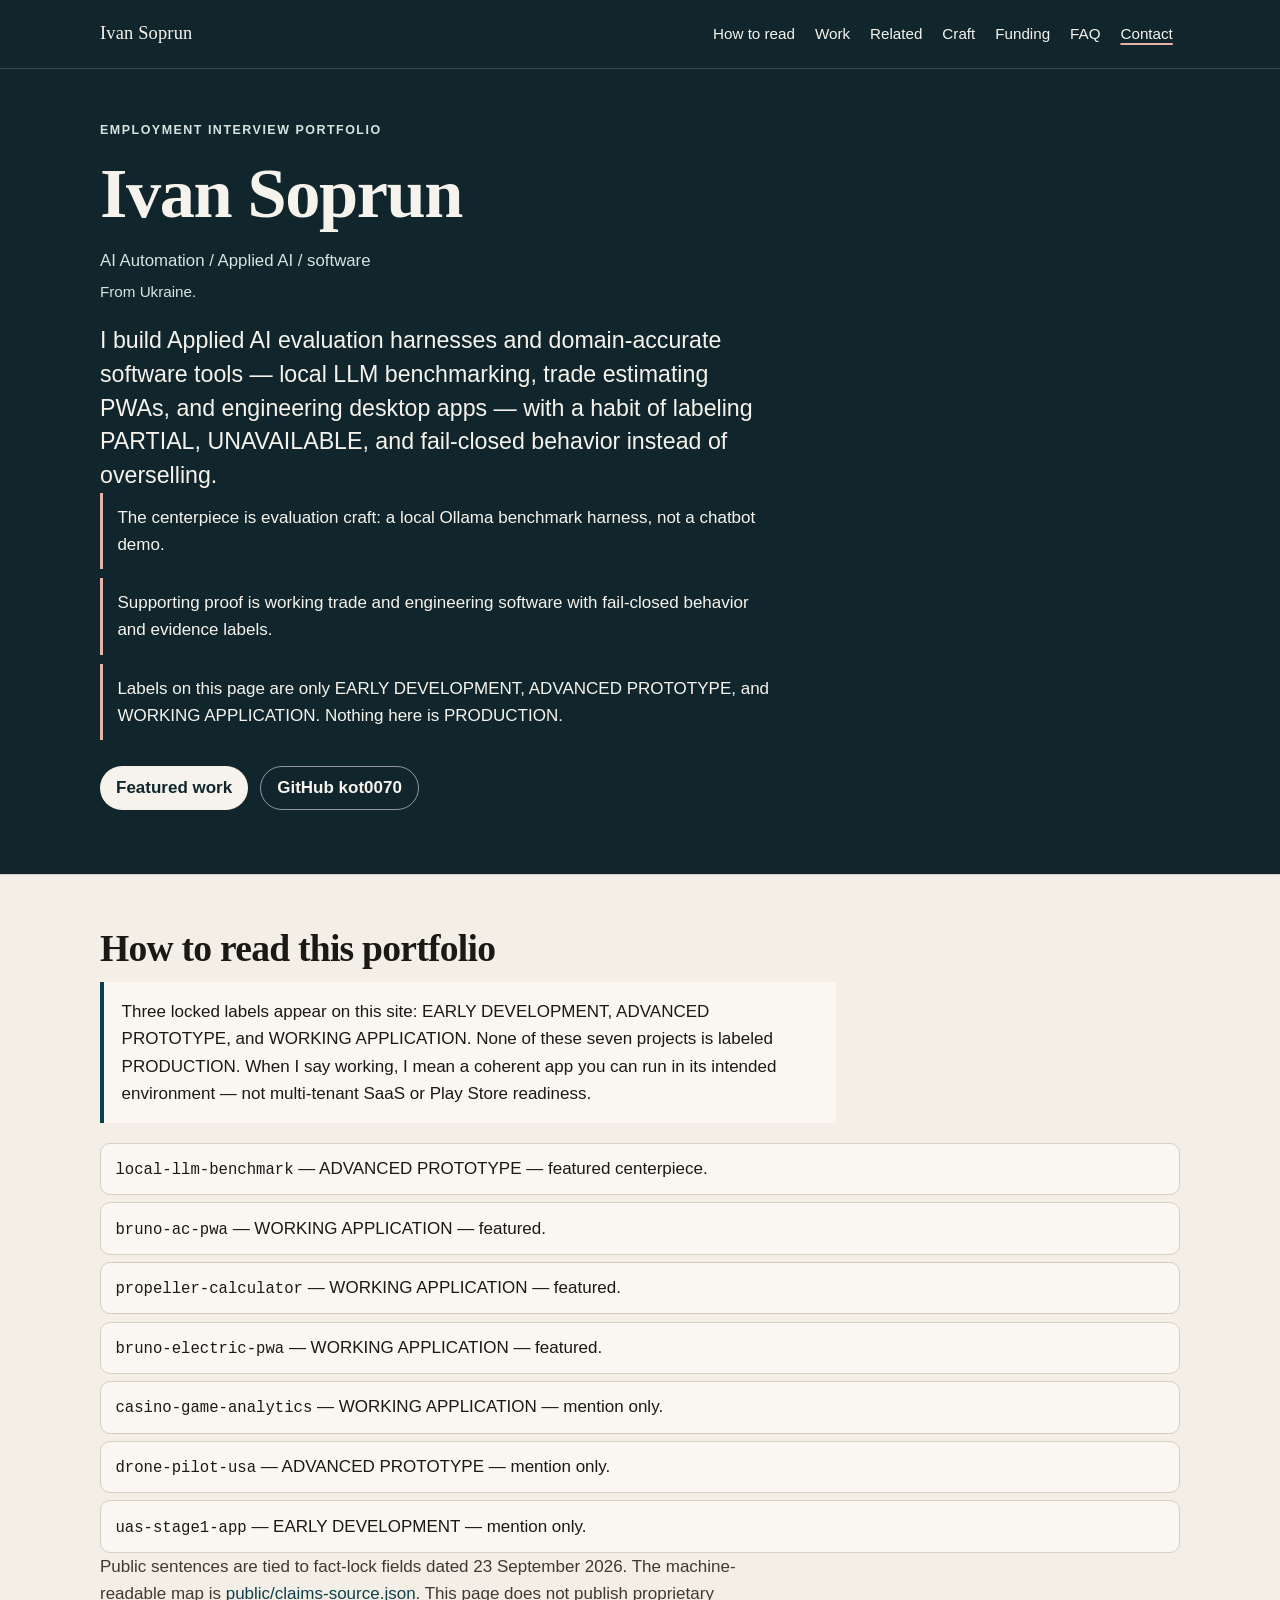
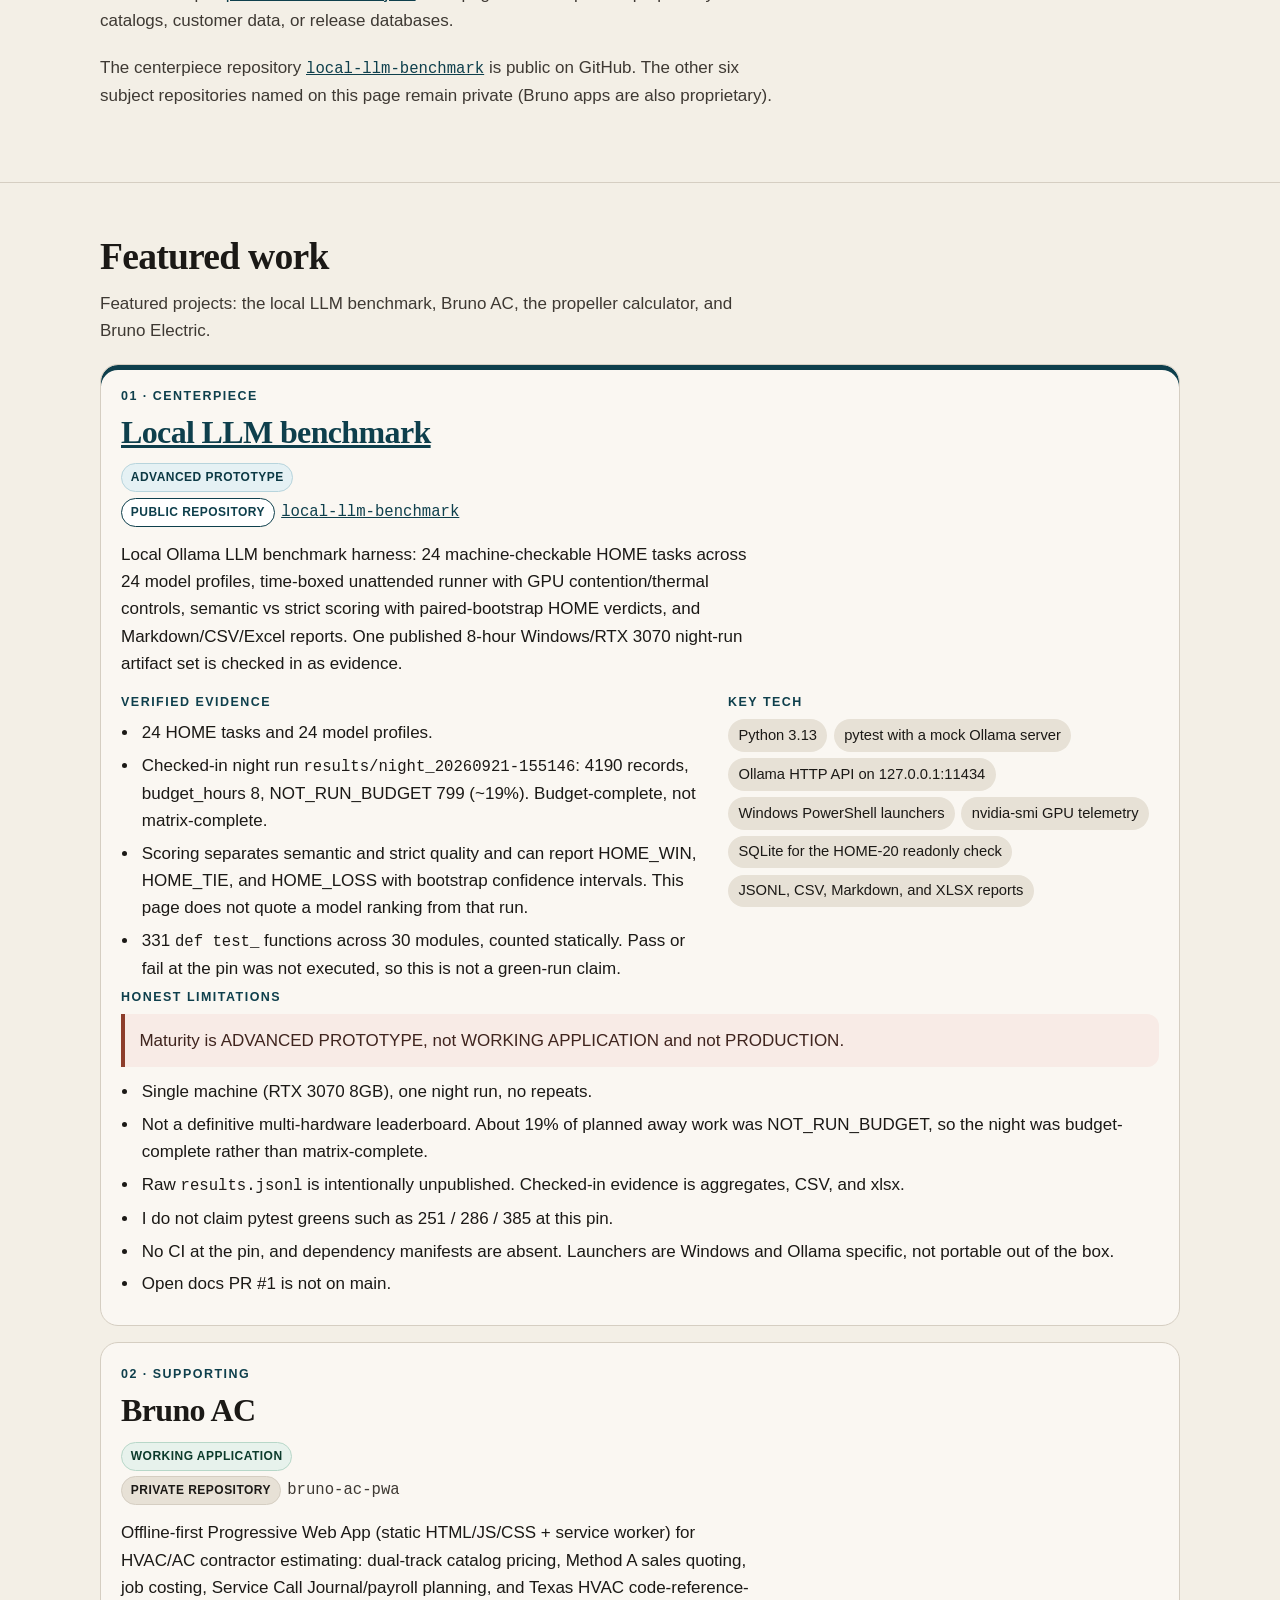
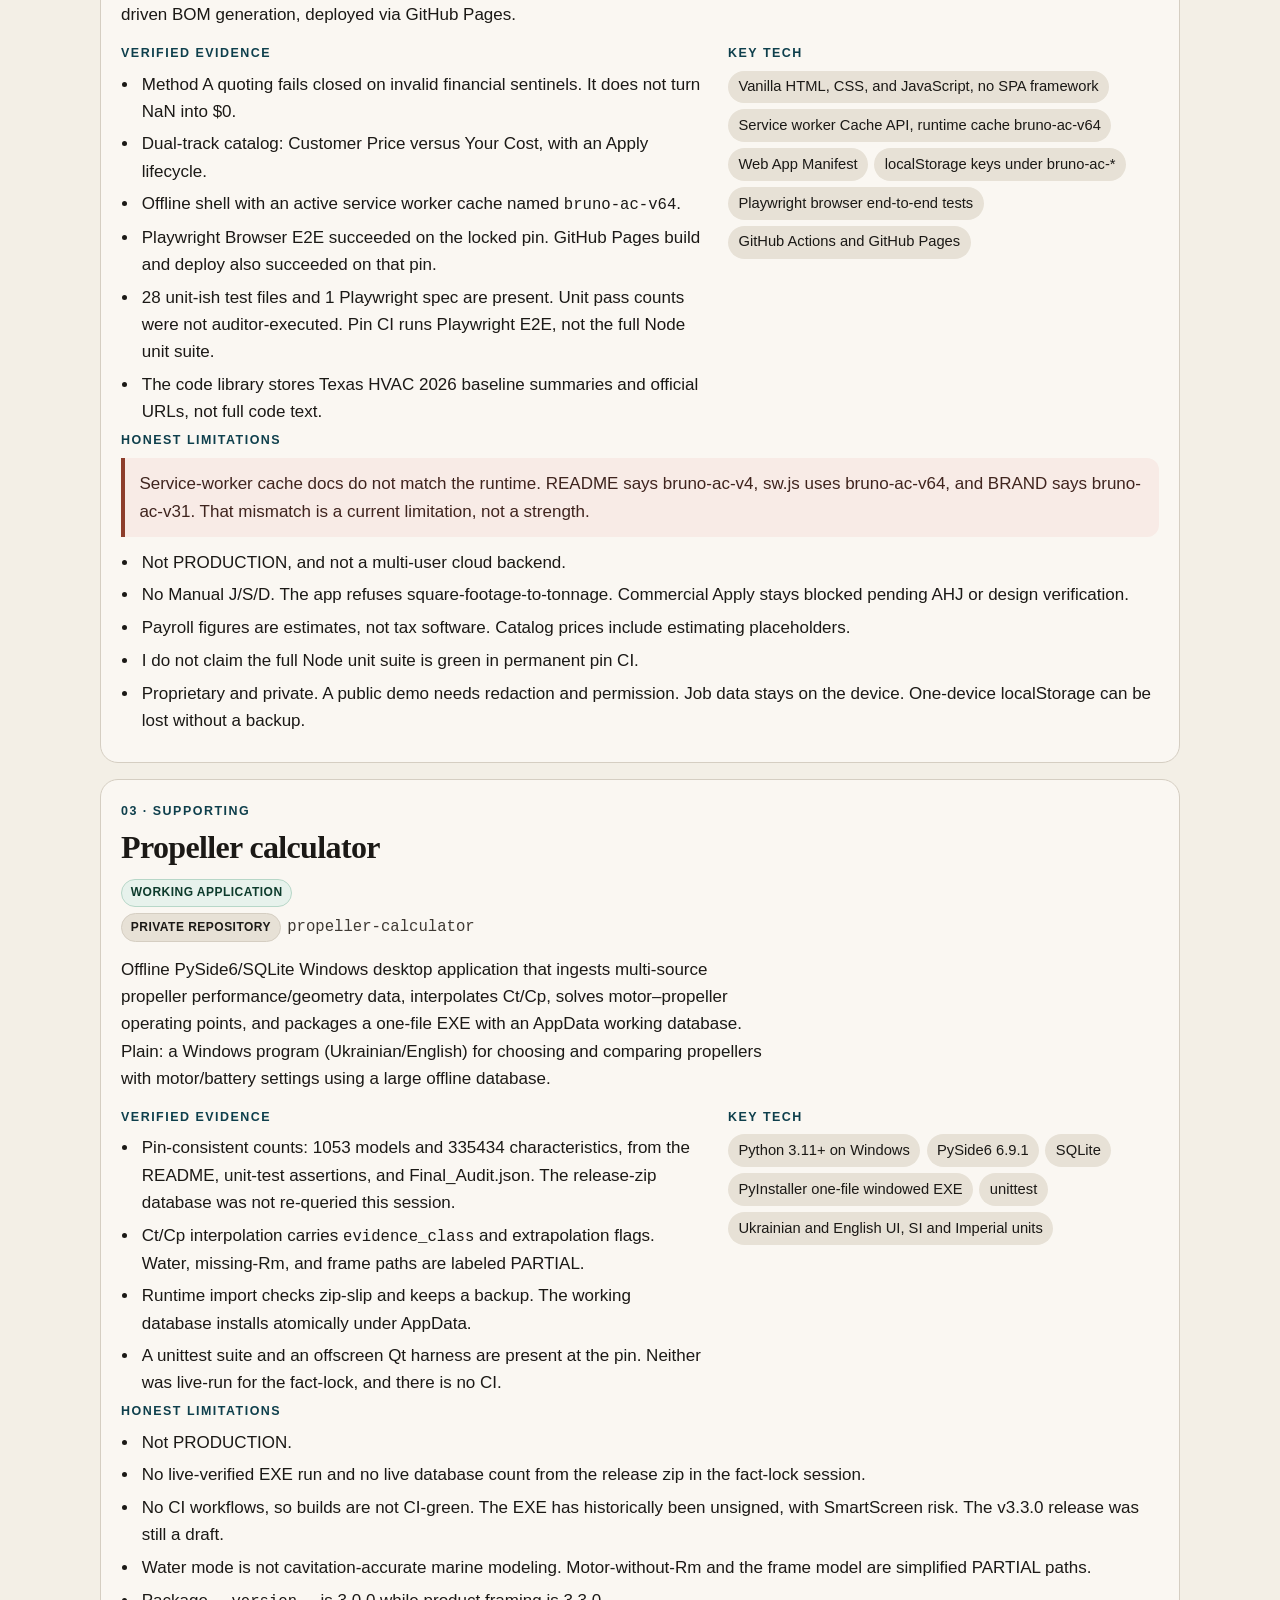
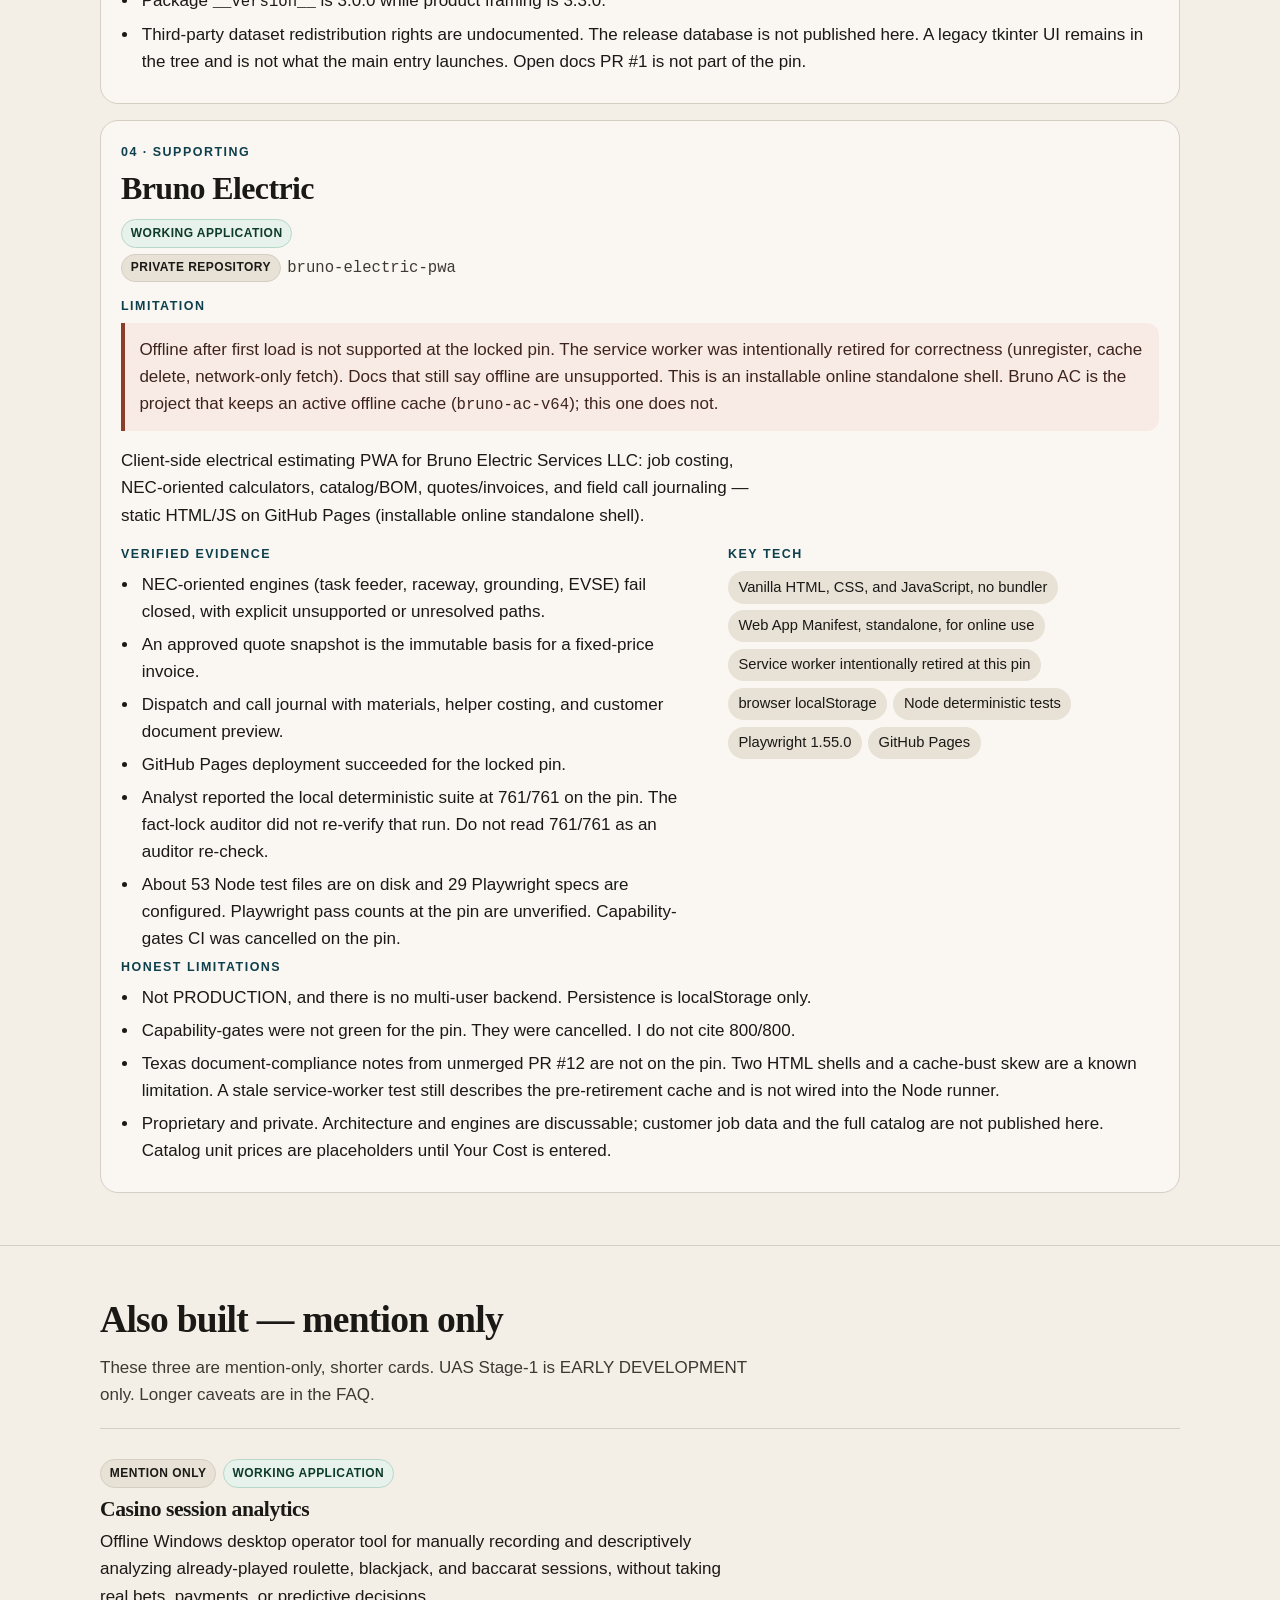
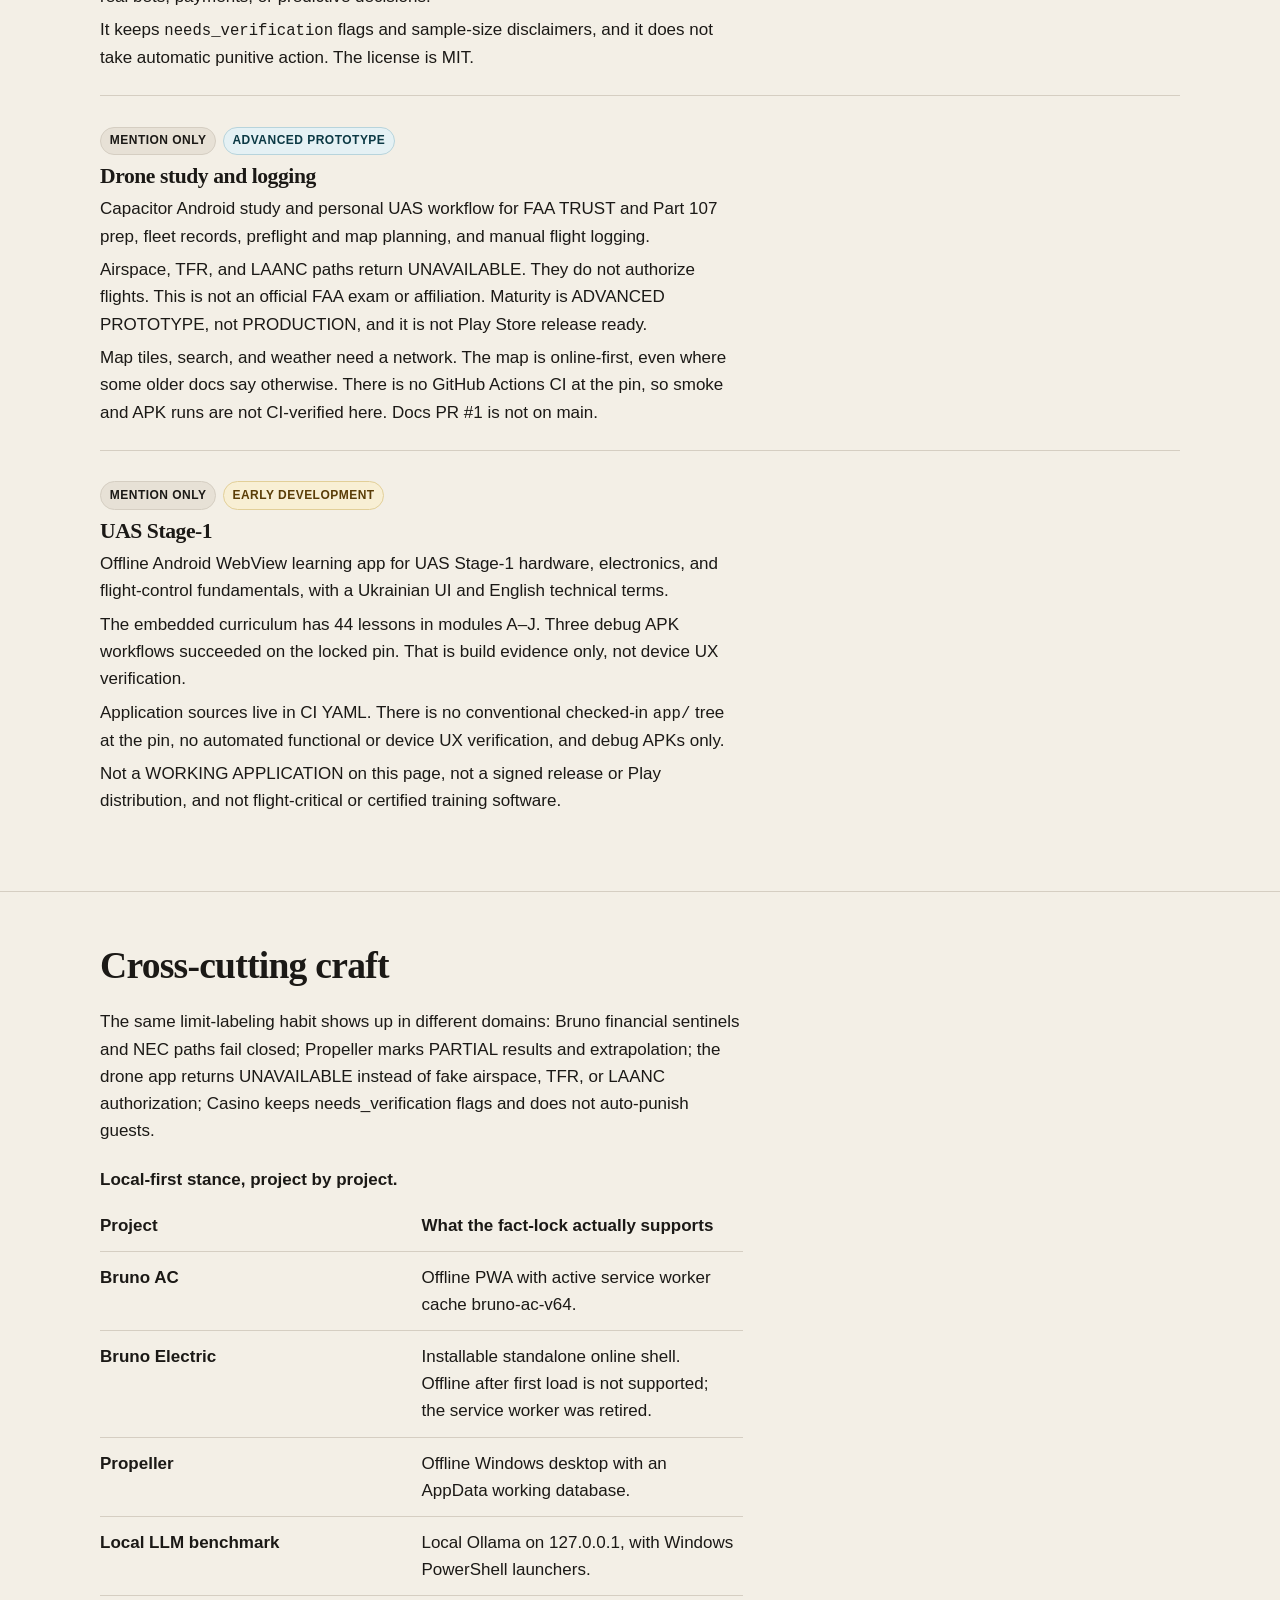
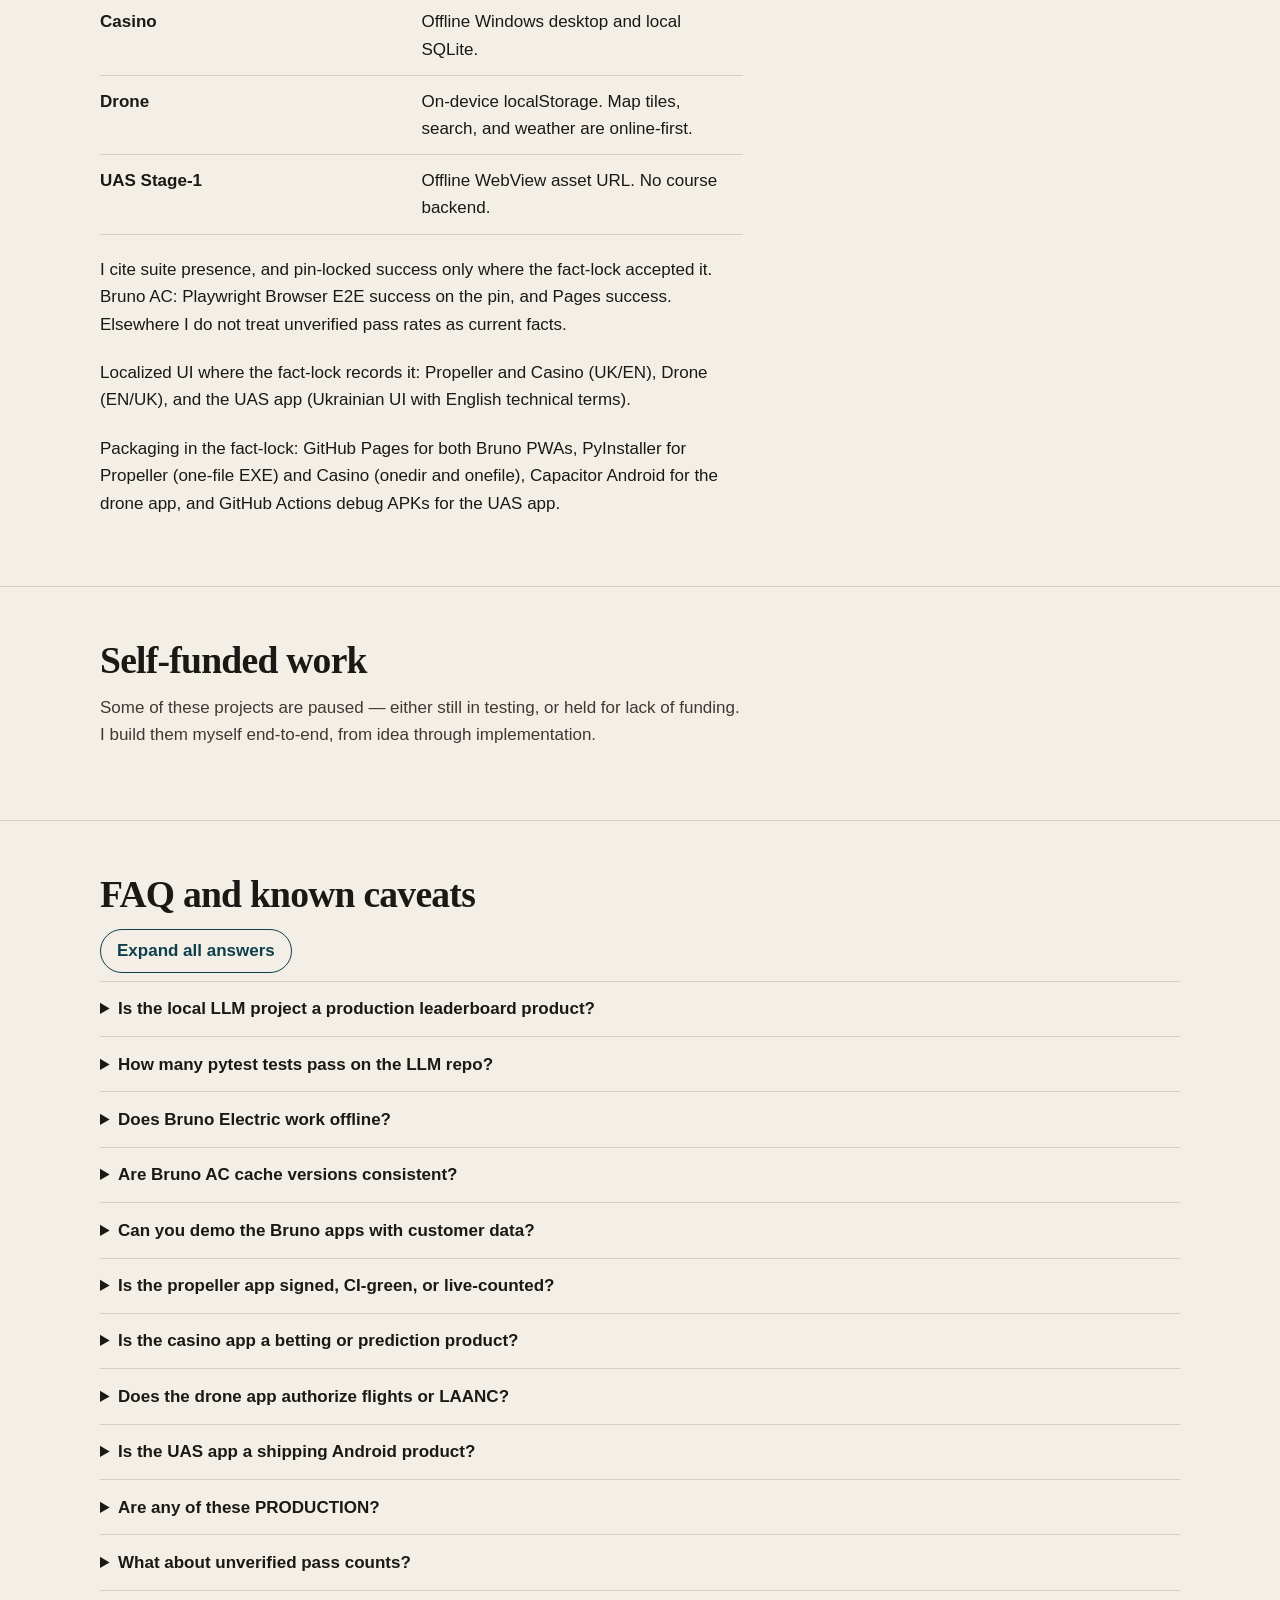
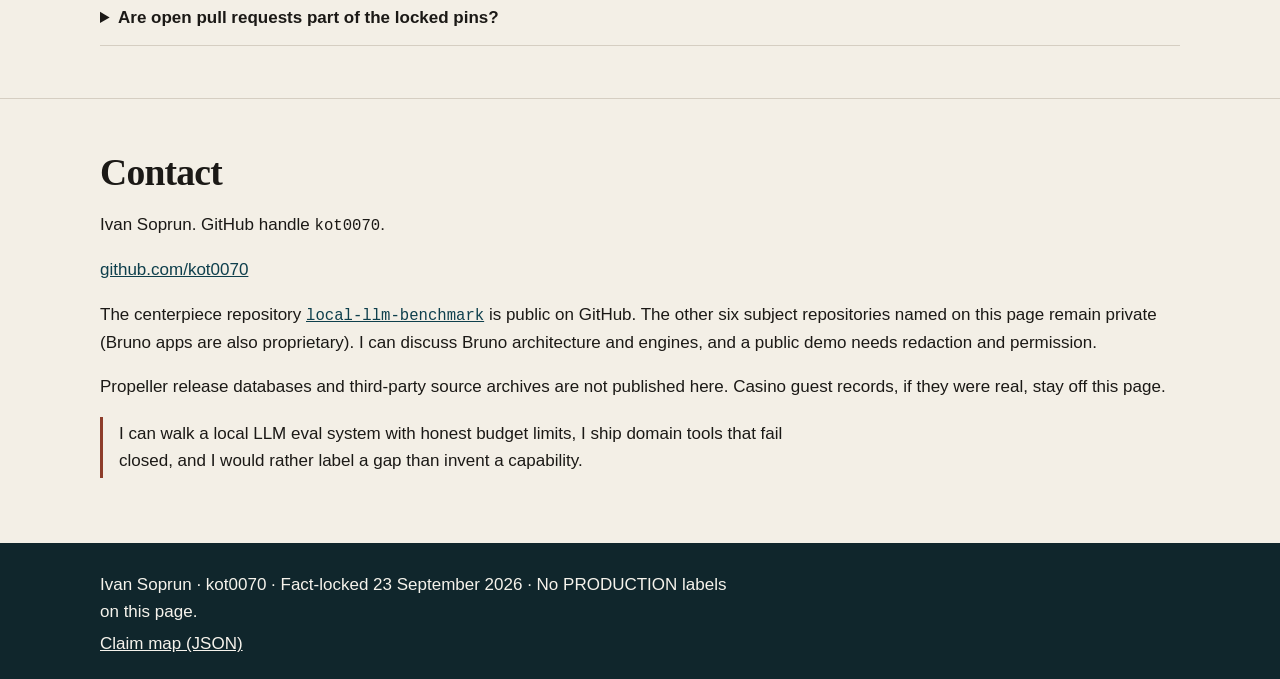
<file: index.html>
<!DOCTYPE html>
<html lang="en">
<head>
  <meta charset="utf-8">
  <meta name="viewport" content="width=device-width, initial-scale=1">
  <title>Ivan Soprun — Applied AI Automation portfolio</title>
  <meta name="description" content="Ivan Soprun — Applied AI evaluation harnesses and domain-accurate software tools. Interview portfolio with locked maturity labels.">
  <meta name="theme-color" content="#10262c">
  <link rel="icon" href="favicon.svg" type="image/svg+xml">
  <link rel="stylesheet" href="styles.css">
</head>
<body>
  <a class="skip" href="#content">Skip to content</a>
  <header class="site-header">
    <div class="wrap header-inner">
      <a class="brand" href="#top">Ivan Soprun</a>
      <nav class="site-nav" aria-label="Page">
        <a href="#read">How to read</a>
        <a href="#work">Work</a>
        <a href="#related">Related</a>
        <a href="#craft">Craft</a>
        <a href="#funding">Funding</a>
        <a href="#faq">FAQ</a>
        <a href="#contact">Contact</a>
      </nav>
    </div>
  </header>

  <main id="content">
    <section class="hero" id="top" aria-labelledby="hero-title">
      <div class="wrap">
        <p class="eyebrow">Employment interview portfolio</p>
        <h1 id="hero-title">Ivan Soprun</h1>
        <p class="position" data-claim="hero.position" data-fields="selection" data-sources="PORTFOLIO_SELECTION positioning">AI Automation / Applied AI / software</p>
        <p class="origin" data-claim="hero.origin" data-fields="selection" data-sources="OWNER_NOTE 2026-09-23 origin" data-note="Owner origin. Country only. Not a city, metric, or project fact.">From Ukraine.</p>
        <p class="lead" data-claim="hero.lead" data-project="local-llm-benchmark bruno-ac-pwa propeller-calculator bruno-electric-pwa" data-fields="verified_purpose verified_implemented_functions maturity_label" data-sources="PORTFOLIO_NARRATIVE §1 | CROSS_PROJECT_SYNTHESIS §1" data-note="Stage 4 hero line. PARTIAL, UNAVAILABLE, and fail-closed are behaviors locked in the supporting fact files.">I build Applied AI evaluation harnesses and domain-accurate software tools — local LLM benchmarking, trade estimating PWAs, and engineering desktop apps — with a habit of labeling PARTIAL, UNAVAILABLE, and fail-closed behavior instead of overselling.</p>
        <ul class="hero-points">
          <li data-claim="hero.point.eval" data-project="local-llm-benchmark" data-fields="verified_purpose verified_maturity" data-sources="PORTFOLIO_NARRATIVE §1" data-note="Chatbot contrast is Stage 4 framing. The fact-lock describes a benchmark harness.">The centerpiece is evaluation craft: a local Ollama benchmark harness, not a chatbot demo.</li>
          <li data-claim="hero.point.support" data-project="bruno-ac-pwa propeller-calculator bruno-electric-pwa" data-fields="maturity_label verified_implemented_functions" data-sources="PORTFOLIO_NARRATIVE §1">Supporting proof is working trade and engineering software with fail-closed behavior and evidence labels.</li>
          <li data-claim="hero.point.labels" data-polarity="constraint" data-project="local-llm-benchmark uas-stage1-app bruno-electric-pwa drone-pilot-usa propeller-calculator bruno-ac-pwa casino-game-analytics" data-fields="maturity_label" data-sources="PORTFOLIO_NARRATIVE §1 | SKILLS_MATRIX maturity_map" data-denies="PRODUCTION maturity for any of the seven projects">Labels on this page are only EARLY DEVELOPMENT, ADVANCED PROTOTYPE, and WORKING APPLICATION. Nothing here is PRODUCTION.</li>
        </ul>
        <div class="hero-actions">
          <a class="button button-primary" href="#work">Featured work</a>
          <a class="button button-ghost" href="https://github.com/kot0070">GitHub kot0070</a>
        </div>
      </div>
    </section>

    <section id="read" aria-labelledby="read-title">
      <div class="wrap">
        <h2 id="read-title">How to read this portfolio</h2>
        <blockquote class="legend-quote" data-claim="read.legend" data-polarity="constraint" data-project="local-llm-benchmark uas-stage1-app bruno-electric-pwa drone-pilot-usa propeller-calculator bruno-ac-pwa casino-game-analytics" data-fields="maturity_label verified_maturity" data-sources="PORTFOLIO_NARRATIVE §2" data-denies="PRODUCTION maturity for any of the seven projects">Three locked labels appear on this site: EARLY DEVELOPMENT, ADVANCED PROTOTYPE, and WORKING APPLICATION. None of these seven projects is labeled PRODUCTION. When I say working, I mean a coherent app you can run in its intended environment — not multi-tenant SaaS or Play Store readiness.</blockquote>
        <ul class="map">
          <li data-claim="read.map.llm" data-project="local-llm-benchmark" data-fields="maturity_label" data-sources="PORTFOLIO_SELECTION featured rank 1"><span class="slug">local-llm-benchmark</span> — ADVANCED PROTOTYPE — featured centerpiece.</li>
          <li data-claim="read.map.ac" data-project="bruno-ac-pwa" data-fields="maturity_label" data-sources="PORTFOLIO_SELECTION featured rank 2"><span class="slug">bruno-ac-pwa</span> — WORKING APPLICATION — featured.</li>
          <li data-claim="read.map.prop" data-project="propeller-calculator" data-fields="maturity_label" data-sources="PORTFOLIO_SELECTION featured rank 3"><span class="slug">propeller-calculator</span> — WORKING APPLICATION — featured.</li>
          <li data-claim="read.map.elec" data-project="bruno-electric-pwa" data-fields="maturity_label" data-sources="PORTFOLIO_SELECTION featured rank 4"><span class="slug">bruno-electric-pwa</span> — WORKING APPLICATION — featured.</li>
          <li data-claim="read.map.casino" data-project="casino-game-analytics" data-fields="maturity_label" data-sources="PORTFOLIO_SELECTION mention_only"><span class="slug">casino-game-analytics</span> — WORKING APPLICATION — mention only.</li>
          <li data-claim="read.map.drone" data-project="drone-pilot-usa" data-fields="maturity_label" data-sources="PORTFOLIO_SELECTION mention_only"><span class="slug">drone-pilot-usa</span> — ADVANCED PROTOTYPE — mention only.</li>
          <li data-claim="read.map.uas" data-project="uas-stage1-app" data-fields="maturity_label" data-sources="PORTFOLIO_SELECTION mention_only"><span class="slug">uas-stage1-app</span> — EARLY DEVELOPMENT — mention only.</li>
        </ul>
        <p class="section-lead" data-claim="read.evidence" data-project="local-llm-benchmark bruno-ac-pwa propeller-calculator bruno-electric-pwa casino-game-analytics drone-pilot-usa uas-stage1-app" data-fields="fact_locked_at verified_public_safe_facts" data-polarity="constraint">Public sentences are tied to fact-lock fields dated 23 September 2026. The machine-readable map is <a href="public/claims-source.json">public/claims-source.json</a>. This page does not publish proprietary catalogs, customer data, or release databases.</p>
        <p class="section-lead" data-claim="read.visibility" data-project="local-llm-benchmark bruno-ac-pwa propeller-calculator bruno-electric-pwa casino-game-analytics drone-pilot-usa uas-stage1-app" data-fields="selection" data-sources="OWNER_NOTE 2026-09-23 visibility" data-note="Owner-corrected visibility 2026-09-23: repo is public" data-polarity="constraint">The centerpiece repository <a class="slug" href="https://github.com/kot0070/local-llm-benchmark">local-llm-benchmark</a> is public on GitHub. The other six subject repositories named on this page remain private (Bruno apps are also proprietary).</p>
      </div>
    </section>

    <section id="work" aria-labelledby="work-title">
      <div class="wrap">
        <h2 id="work-title">Featured work</h2>
        <p class="section-lead" data-claim="work.order" data-fields="selection" data-sources="PORTFOLIO_SELECTION featured order">Featured projects: the local LLM benchmark, Bruno AC, the propeller calculator, and Bruno Electric.</p>

        <article class="project project-center" id="local-llm-benchmark" data-project="local-llm-benchmark" data-role="centerpiece" data-maturity="ADVANCED PROTOTYPE">
          <p class="kicker" data-claim="llm.kicker" data-fields="selection" data-sources="PORTFOLIO_SELECTION featured rank 1 selection=featured_centerpiece">01 · Centerpiece</p>
          <h3><a href="https://github.com/kot0070/local-llm-benchmark">Local LLM benchmark</a></h3>
          <div class="badge-row">
            <span class="badge badge-advanced" data-claim="llm.badge.maturity" data-fields="maturity_label">ADVANCED PROTOTYPE</span>
          </div>
          <p class="repo-line"><span class="badge badge-public" data-claim="llm.public" data-fields="selection" data-sources="OWNER_NOTE 2026-09-23 visibility" data-note="Owner-corrected visibility 2026-09-23: repo is public">Public repository</span> <a class="slug" href="https://github.com/kot0070/local-llm-benchmark">local-llm-benchmark</a></p>
          <p class="purpose" data-claim="llm.purpose" data-fields="verified_purpose">Local Ollama LLM benchmark harness: 24 machine-checkable HOME tasks across 24 model profiles, time-boxed unattended runner with GPU contention/thermal controls, semantic vs strict scoring with paired-bootstrap HOME verdicts, and Markdown/CSV/Excel reports. One published 8-hour Windows/RTX 3070 night-run artifact set is checked in as evidence.</p>
          <div class="split">
            <div>
              <h4>Verified evidence</h4>
              <ul class="facts">
                <li data-claim="llm.metric.matrix" data-fields="verified_metrics verified_purpose">24 HOME tasks and 24 model profiles.</li>
                <li data-claim="llm.metric.night" data-fields="verified_metrics verified_limitations" data-polarity="caveat">Checked-in night run <span class="slug">results/night_20260921-155146</span>: 4190 records, budget_hours 8, NOT_RUN_BUDGET 799 (~19%). Budget-complete, not matrix-complete.</li>
                <li data-claim="llm.metric.score" data-fields="verified_implemented_functions verified_architecture">Scoring separates semantic and strict quality and can report HOME_WIN, HOME_TIE, and HOME_LOSS with bootstrap confidence intervals. This page does not quote a model ranking from that run.</li>
                <li data-claim="llm.metric.tests" data-fields="verified_testing_evidence verified_metrics" data-polarity="caveat">331 <span class="slug">def test_</span> functions across 30 modules, counted statically. Pass or fail at the pin was not executed, so this is not a green-run claim.</li>
              </ul>
            </div>
            <div>
              <h4>Key tech</h4>
              <ul class="chips" data-fields="verified_technologies">
                <li data-claim="llm.tech.python">Python 3.13</li>
                <li data-claim="llm.tech.pytest">pytest with a mock Ollama server</li>
                <li data-claim="llm.tech.ollama">Ollama HTTP API on 127.0.0.1:11434</li>
                <li data-claim="llm.tech.ps">Windows PowerShell launchers</li>
                <li data-claim="llm.tech.gpu">nvidia-smi GPU telemetry</li>
                <li data-claim="llm.tech.sqlite" data-fields="verified_technologies verified_implemented_functions">SQLite for the HOME-20 readonly check</li>
                <li data-claim="llm.tech.reports">JSONL, CSV, Markdown, and XLSX reports</li>
              </ul>
            </div>
          </div>
          <h4>Honest limitations</h4>
          <ul class="limits">
            <li class="callout" data-claim="llm.limit.maturity" data-polarity="limitation" data-fields="maturity_label verified_maturity do_not_claim" data-denies="WORKING APPLICATION maturity">Maturity is ADVANCED PROTOTYPE, not WORKING APPLICATION and not PRODUCTION.</li>
            <li data-claim="llm.limit.machine" data-polarity="limitation" data-fields="verified_limitations">Single machine (RTX 3070 8GB), one night run, no repeats.</li>
            <li data-claim="llm.limit.leaderboard" data-polarity="limitation" data-fields="do_not_claim verified_limitations verified_metrics" data-denies="Definitive multi-hardware leaderboard rankings">Not a definitive multi-hardware leaderboard. About 19% of planned away work was NOT_RUN_BUDGET, so the night was budget-complete rather than matrix-complete.</li>
            <li data-claim="llm.limit.raw" data-polarity="limitation" data-fields="do_not_claim verified_limitations verified_public_safe_facts" data-denies="Raw results.jsonl published for independent recomputation">Raw <span class="slug">results.jsonl</span> is intentionally unpublished. Checked-in evidence is aggregates, CSV, and xlsx.</li>
            <li data-claim="llm.limit.pytest" data-polarity="limitation" data-fields="do_not_claim verified_testing_evidence" data-denies="251 / 286 / 385 pytest tests verified green at HEAD">I do not claim pytest greens such as 251 / 286 / 385 at this pin.</li>
            <li data-claim="llm.limit.ci" data-polarity="limitation" data-fields="verified_limitations verified_testing_evidence">No CI at the pin, and dependency manifests are absent. Launchers are Windows and Ollama specific, not portable out of the box.</li>
            <li data-claim="llm.limit.scope" data-polarity="limitation" data-fields="verified_limitations do_not_claim" data-denies="PR #1 recruiter README is merged onto main">Open docs PR #1 is not on main.</li>
          </ul>
        </article>

        <article class="project" id="bruno-ac-pwa" data-project="bruno-ac-pwa" data-role="featured" data-maturity="WORKING APPLICATION">
          <p class="kicker" data-claim="ac.kicker" data-fields="selection" data-sources="PORTFOLIO_SELECTION featured rank 2">02 · Supporting</p>
          <h3>Bruno AC</h3>
          <div class="badge-row">
            <span class="badge badge-working" data-claim="ac.badge.maturity" data-fields="maturity_label">WORKING APPLICATION</span>
          </div>
          <p class="repo-line"><span class="badge badge-private" data-claim="ac.private" data-fields="verified_public_safe_facts">Private repository</span> <span class="slug">bruno-ac-pwa</span></p>
          <p class="purpose" data-claim="ac.purpose" data-fields="verified_purpose">Offline-first Progressive Web App (static HTML/JS/CSS + service worker) for HVAC/AC contractor estimating: dual-track catalog pricing, Method A sales quoting, job costing, Service Call Journal/payroll planning, and Texas HVAC code-reference-driven BOM generation, deployed via GitHub Pages.</p>
          <div class="split">
            <div>
              <h4>Verified evidence</h4>
              <ul class="facts">
                <li data-claim="ac.metric.failclosed" data-fields="verified_implemented_functions">Method A quoting fails closed on invalid financial sentinels. It does not turn NaN into $0.</li>
                <li data-claim="ac.metric.catalog" data-fields="verified_implemented_functions">Dual-track catalog: Customer Price versus Your Cost, with an Apply lifecycle.</li>
                <li data-claim="ac.metric.offline" data-fields="verified_implemented_functions verified_architecture verified_metrics">Offline shell with an active service worker cache named <span class="slug">bruno-ac-v64</span>.</li>
                <li data-claim="ac.metric.e2e" data-fields="verified_metrics verified_testing_evidence">Playwright Browser E2E succeeded on the locked pin. GitHub Pages build and deploy also succeeded on that pin.</li>
                <li data-claim="ac.metric.units" data-fields="verified_metrics verified_testing_evidence" data-polarity="caveat">28 unit-ish test files and 1 Playwright spec are present. Unit pass counts were not auditor-executed. Pin CI runs Playwright E2E, not the full Node unit suite.</li>
                <li data-claim="ac.metric.code" data-fields="verified_implemented_functions verified_public_safe_facts">The code library stores Texas HVAC 2026 baseline summaries and official URLs, not full code text.</li>
              </ul>
            </div>
            <div>
              <h4>Key tech</h4>
              <ul class="chips" data-fields="verified_technologies">
                <li data-claim="ac.tech.html">Vanilla HTML, CSS, and JavaScript, no SPA framework</li>
                <li data-claim="ac.tech.sw" data-fields="verified_technologies verified_architecture verified_metrics">Service worker Cache API, runtime cache bruno-ac-v64</li>
                <li data-claim="ac.tech.manifest">Web App Manifest</li>
                <li data-claim="ac.tech.storage" data-fields="verified_technologies verified_architecture">localStorage keys under bruno-ac-*</li>
                <li data-claim="ac.tech.playwright">Playwright browser end-to-end tests</li>
                <li data-claim="ac.tech.pages">GitHub Actions and GitHub Pages</li>
              </ul>
            </div>
          </div>
          <h4>Honest limitations</h4>
          <ul class="limits">
            <li class="callout" data-claim="ac.limit.docgap" data-polarity="limitation" data-fields="verified_limitations do_not_claim recommended_interview_talking_points" data-denies="SW cache version docs already consistent (v4/v64/v31)">Service-worker cache docs do not match the runtime. README says bruno-ac-v4, sw.js uses bruno-ac-v64, and BRAND says bruno-ac-v31. That mismatch is a current limitation, not a strength.</li>
            <li data-claim="ac.limit.maturity" data-polarity="limitation" data-fields="do_not_claim verified_maturity" data-denies="PRODUCTION / multi-user cloud backend">Not PRODUCTION, and not a multi-user cloud backend.</li>
            <li data-claim="ac.limit.manualj" data-polarity="limitation" data-fields="do_not_claim verified_limitations" data-denies="Manual J/S/D or code-compliant tonnage-from-sqft">No Manual J/S/D. The app refuses square-footage-to-tonnage. Commercial Apply stays blocked pending AHJ or design verification.</li>
            <li data-claim="ac.limit.payroll" data-polarity="limitation" data-fields="do_not_claim verified_limitations" data-denies="Payroll figures are tax-compliant withholding software">Payroll figures are estimates, not tax software. Catalog prices include estimating placeholders.</li>
            <li data-claim="ac.limit.ci" data-polarity="limitation" data-fields="do_not_claim verified_limitations" data-denies="Full node unit suite green in permanent pin CI">I do not claim the full Node unit suite is green in permanent pin CI.</li>
            <li data-claim="ac.limit.private" data-polarity="limitation" data-fields="verified_public_safe_facts verified_limitations">Proprietary and private. A public demo needs redaction and permission. Job data stays on the device. One-device localStorage can be lost without a backup.</li>
          </ul>
        </article>

        <article class="project" id="propeller-calculator" data-project="propeller-calculator" data-role="featured" data-maturity="WORKING APPLICATION">
          <p class="kicker" data-claim="prop.kicker" data-fields="selection" data-sources="PORTFOLIO_SELECTION featured rank 3">03 · Supporting</p>
          <h3>Propeller calculator</h3>
          <div class="badge-row">
            <span class="badge badge-working" data-claim="prop.badge.maturity" data-fields="maturity_label">WORKING APPLICATION</span>
          </div>
          <p class="repo-line"><span class="badge badge-private" data-claim="prop.private" data-fields="verified_public_safe_facts">Private repository</span> <span class="slug">propeller-calculator</span></p>
          <p class="purpose" data-claim="prop.purpose" data-fields="verified_purpose">Offline PySide6/SQLite Windows desktop application that ingests multi-source propeller performance/geometry data, interpolates Ct/Cp, solves motor–propeller operating points, and packages a one-file EXE with an AppData working database. Plain: a Windows program (Ukrainian/English) for choosing and comparing propellers with motor/battery settings using a large offline database.</p>
          <div class="split">
            <div>
              <h4>Verified evidence</h4>
              <ul class="facts">
                <li data-claim="prop.metric.counts" data-fields="verified_metrics" data-polarity="caveat">Pin-consistent counts: 1053 models and 335434 characteristics, from the README, unit-test assertions, and Final_Audit.json. The release-zip database was not re-queried this session.</li>
                <li data-claim="prop.metric.evidence" data-fields="verified_implemented_functions">Ct/Cp interpolation carries <span class="slug">evidence_class</span> and extrapolation flags. Water, missing-Rm, and frame paths are labeled PARTIAL.</li>
                <li data-claim="prop.metric.pack" data-fields="verified_implemented_functions verified_architecture">Runtime import checks zip-slip and keeps a backup. The working database installs atomically under AppData.</li>
                <li data-claim="prop.metric.tests" data-fields="verified_testing_evidence" data-polarity="caveat">A unittest suite and an offscreen Qt harness are present at the pin. Neither was live-run for the fact-lock, and there is no CI.</li>
              </ul>
            </div>
            <div>
              <h4>Key tech</h4>
              <ul class="chips" data-fields="verified_technologies">
                <li data-claim="prop.tech.py">Python 3.11+ on Windows</li>
                <li data-claim="prop.tech.qt">PySide6 6.9.1</li>
                <li data-claim="prop.tech.sql">SQLite</li>
                <li data-claim="prop.tech.exe">PyInstaller one-file windowed EXE</li>
                <li data-claim="prop.tech.unit">unittest</li>
                <li data-claim="prop.tech.lang" data-fields="verified_implemented_functions verified_architecture">Ukrainian and English UI, SI and Imperial units</li>
              </ul>
            </div>
          </div>
          <h4>Honest limitations</h4>
          <ul class="limits">
            <li data-claim="prop.limit.maturity" data-polarity="limitation" data-fields="do_not_claim verified_maturity" data-denies="PRODUCTION maturity">Not PRODUCTION.</li>
            <li data-claim="prop.limit.live" data-polarity="limitation" data-fields="do_not_claim verified_limitations verified_testing_evidence" data-denies="Live-verified EXE runtime or live DB COUNT from release zip this session">No live-verified EXE run and no live database count from the release zip in the fact-lock session.</li>
            <li data-claim="prop.limit.sign" data-polarity="limitation" data-fields="do_not_claim verified_limitations" data-denies="Signed Windows distribution || CI-green builds">No CI workflows, so builds are not CI-green. The EXE has historically been unsigned, with SmartScreen risk. The v3.3.0 release was still a draft.</li>
            <li data-claim="prop.limit.partial" data-polarity="limitation" data-fields="verified_limitations do_not_claim" data-denies="Cavitation-accurate water/marine modeling">Water mode is not cavitation-accurate marine modeling. Motor-without-Rm and the frame model are simplified PARTIAL paths.</li>
            <li data-claim="prop.limit.version" data-polarity="limitation" data-fields="verified_limitations verified_metrics">Package <span class="slug">__version__</span> is 3.0.0 while product framing is 3.3.0.</li>
            <li data-claim="prop.limit.data" data-polarity="limitation" data-fields="verified_limitations verified_public_safe_facts">Third-party dataset redistribution rights are undocumented. The release database is not published here. A legacy tkinter UI remains in the tree and is not what the main entry launches. Open docs PR #1 is not part of the pin.</li>
          </ul>
        </article>

        <article class="project" id="bruno-electric-pwa" data-project="bruno-electric-pwa" data-role="featured" data-maturity="WORKING APPLICATION">
          <p class="kicker" data-claim="elec.kicker" data-fields="selection" data-sources="PORTFOLIO_SELECTION featured rank 4">04 · Supporting</p>
          <h3>Bruno Electric</h3>
          <div class="badge-row">
            <span class="badge badge-working" data-claim="elec.badge.maturity" data-fields="maturity_label">WORKING APPLICATION</span>
          </div>
          <p class="repo-line"><span class="badge badge-private" data-claim="elec.private" data-fields="verified_public_safe_facts">Private repository</span> <span class="slug">bruno-electric-pwa</span></p>
          <h4>Limitation</h4>
          <aside class="callout" data-claim="elec.offline" data-polarity="limitation" data-fields="do_not_claim verified_limitations verified_architecture verified_purpose" data-denies="Works offline after first load">Offline after first load is not supported at the locked pin. The service worker was intentionally retired for correctness (unregister, cache delete, network-only fetch). Docs that still say offline are unsupported. This is an installable online standalone shell. Bruno AC is the project that keeps an active offline cache (<span class="slug">bruno-ac-v64</span>); this one does not.</aside>
          <p class="purpose" data-claim="elec.purpose" data-fields="verified_purpose">Client-side electrical estimating PWA for Bruno Electric Services LLC: job costing, NEC-oriented calculators, catalog/BOM, quotes/invoices, and field call journaling — static HTML/JS on GitHub Pages (installable online standalone shell).</p>
          <div class="split">
            <div>
              <h4>Verified evidence</h4>
              <ul class="facts">
                <li data-claim="elec.metric.nec" data-fields="verified_implemented_functions recommended_interview_talking_points">NEC-oriented engines (task feeder, raceway, grounding, EVSE) fail closed, with explicit unsupported or unresolved paths.</li>
                <li data-claim="elec.metric.quote" data-fields="verified_implemented_functions">An approved quote snapshot is the immutable basis for a fixed-price invoice.</li>
                <li data-claim="elec.metric.journal" data-fields="verified_implemented_functions">Dispatch and call journal with materials, helper costing, and customer document preview.</li>
                <li data-claim="elec.metric.pages" data-fields="verified_implemented_functions verified_testing_evidence">GitHub Pages deployment succeeded for the locked pin.</li>
                <li data-claim="elec.metric.suite" data-fields="verified_metrics verified_testing_evidence" data-polarity="caveat" data-denies="Auditor independently re-verified 761/761">Analyst reported the local deterministic suite at 761/761 on the pin. The fact-lock auditor did not re-verify that run. Do not read 761/761 as an auditor re-check.</li>
                <li data-claim="elec.metric.e2e" data-fields="verified_metrics verified_testing_evidence" data-polarity="caveat" data-denies="Playwright e2e pass counts verified at pin">About 53 Node test files are on disk and 29 Playwright specs are configured. Playwright pass counts at the pin are unverified. Capability-gates CI was cancelled on the pin.</li>
              </ul>
            </div>
            <div>
              <h4>Key tech</h4>
              <ul class="chips" data-fields="verified_technologies">
                <li data-claim="elec.tech.html">Vanilla HTML, CSS, and JavaScript, no bundler</li>
                <li data-claim="elec.tech.manifest" data-fields="verified_technologies verified_purpose">Web App Manifest, standalone, for online use</li>
                <li data-claim="elec.tech.sw" data-polarity="limitation" data-fields="verified_technologies verified_architecture">Service worker intentionally retired at this pin</li>
                <li data-claim="elec.tech.storage">browser localStorage</li>
                <li data-claim="elec.tech.node">Node deterministic tests</li>
                <li data-claim="elec.tech.playwright">Playwright 1.55.0</li>
                <li data-claim="elec.tech.pages">GitHub Pages</li>
              </ul>
            </div>
          </div>
          <h4>Honest limitations</h4>
          <ul class="limits">
            <li data-claim="elec.limit.maturity" data-polarity="limitation" data-fields="do_not_claim verified_maturity" data-denies="Production multi-user backend">Not PRODUCTION, and there is no multi-user backend. Persistence is localStorage only.</li>
            <li data-claim="elec.limit.gates" data-polarity="limitation" data-fields="do_not_claim verified_limitations verified_testing_evidence" data-denies="CI capability-gates green for pin 227d1eee…">Capability-gates were not green for the pin. They were cancelled. I do not cite 800/800.</li>
            <li data-claim="elec.limit.docs" data-polarity="limitation" data-fields="do_not_claim verified_limitations" data-denies="Texas document compliance from unmerged PR #12">Texas document-compliance notes from unmerged PR #12 are not on the pin. Two HTML shells and a cache-bust skew are a known limitation. A stale service-worker test still describes the pre-retirement cache and is not wired into the Node runner.</li>
            <li data-claim="elec.limit.private" data-polarity="limitation" data-fields="verified_public_safe_facts verified_limitations">Proprietary and private. Architecture and engines are discussable; customer job data and the full catalog are not published here. Catalog unit prices are placeholders until Your Cost is entered.</li>
          </ul>
        </article>
      </div>
    </section>

    <section id="related" aria-labelledby="related-title">
      <div class="wrap">
        <h2 id="related-title">Also built — mention only</h2>
        <p class="section-lead" data-claim="related.intro" data-polarity="constraint" data-project="casino-game-analytics drone-pilot-usa uas-stage1-app" data-fields="maturity_label" data-sources="PORTFOLIO_SELECTION mention_only | PORTFOLIO_NARRATIVE §7">These three are mention-only, shorter cards. UAS Stage-1 is EARLY DEVELOPMENT only. Longer caveats are in the FAQ.</p>

        <article class="mention" id="casino-game-analytics" data-project="casino-game-analytics" data-role="mention" data-maturity="WORKING APPLICATION">
          <div class="badge-row">
            <span class="badge badge-neutral" data-claim="casino.badge.role" data-fields="selection" data-sources="PORTFOLIO_SELECTION mention_only">Mention only</span>
            <span class="badge badge-working" data-claim="casino.badge.maturity" data-fields="maturity_label">WORKING APPLICATION</span>
          </div>
          <h3>Casino session analytics</h3>
          <p data-claim="casino.purpose" data-polarity="bounded" data-fields="verified_purpose do_not_claim" data-denies="Real-money betting, payments, or predictive gambling advice">Offline Windows desktop operator tool for manually recording and descriptively analyzing already-played roulette, blackjack, and baccarat sessions, without taking real bets, payments, or predictive decisions.</p>
          <p data-claim="casino.honesty" data-fields="verified_implemented_functions verified_public_safe_facts" data-sources="PORTFOLIO_NARRATIVE §7">It keeps <span class="slug">needs_verification</span> flags and sample-size disclaimers, and it does not take automatic punitive action. The license is MIT.</p>
        </article>

        <article class="mention" id="drone-pilot-usa" data-project="drone-pilot-usa" data-role="mention" data-maturity="ADVANCED PROTOTYPE">
          <div class="badge-row">
            <span class="badge badge-neutral" data-claim="drone.badge.role" data-fields="selection" data-sources="PORTFOLIO_SELECTION mention_only">Mention only</span>
            <span class="badge badge-advanced" data-claim="drone.badge.maturity" data-fields="maturity_label">ADVANCED PROTOTYPE</span>
          </div>
          <h3>Drone study and logging</h3>
          <p data-claim="drone.purpose" data-fields="verified_purpose verified_implemented_functions">Capacitor Android study and personal UAS workflow for FAA TRUST and Part 107 prep, fleet records, preflight and map planning, and manual flight logging.</p>
          <p data-claim="drone.deny" data-polarity="denial" data-fields="do_not_claim verified_implemented_functions verified_public_safe_facts maturity_label" data-denies="Live LAANC / airspace / TFR authorization || Official FAA exam or affiliation || PRODUCTION maturity or Play Store release readiness">Airspace, TFR, and LAANC paths return UNAVAILABLE. They do not authorize flights. This is not an official FAA exam or affiliation. Maturity is ADVANCED PROTOTYPE, not PRODUCTION, and it is not Play Store release ready.</p>
          <p data-claim="drone.maps" data-polarity="limitation" data-fields="verified_limitations do_not_claim verified_testing_evidence" data-denies="Offline-first map (tiles/search/weather need network) || CI-verified green smoke/APK at pin || PR #1 docs README is on main">Map tiles, search, and weather need a network. The map is online-first, even where some older docs say otherwise. There is no GitHub Actions CI at the pin, so smoke and APK runs are not CI-verified here. Docs PR #1 is not on main.</p>
        </article>

        <article class="mention" id="uas-stage1-app" data-project="uas-stage1-app" data-role="mention" data-maturity="EARLY DEVELOPMENT">
          <div class="badge-row">
            <span class="badge badge-neutral" data-claim="uas.badge.role" data-fields="selection" data-sources="PORTFOLIO_SELECTION mention_only">Mention only</span>
            <span class="badge badge-early" data-claim="uas.badge.maturity" data-fields="maturity_label">EARLY DEVELOPMENT</span>
          </div>
          <h3>UAS Stage-1</h3>
          <p data-claim="uas.purpose" data-fields="verified_purpose">Offline Android WebView learning app for UAS Stage-1 hardware, electronics, and flight-control fundamentals, with a Ukrainian UI and English technical terms.</p>
          <p data-claim="uas.curriculum" data-fields="verified_metrics verified_testing_evidence" data-polarity="caveat">The embedded curriculum has 44 lessons in modules A–J. Three debug APK workflows succeeded on the locked pin. That is build evidence only, not device UX verification.</p>
          <p data-claim="uas.layout" data-polarity="limitation" data-fields="verified_architecture verified_limitations verified_maturity do_not_claim" data-denies="Conventional checked-in Android app/ tree at pin || Automated functional or device UX verification">Application sources live in CI YAML. There is no conventional checked-in <span class="slug">app/</span> tree at the pin, no automated functional or device UX verification, and debug APKs only.</p>
          <p data-claim="uas.deny" data-polarity="denial" data-fields="do_not_claim maturity_label" data-denies="WORKING APPLICATION as default employment maturity without CI-YAML caveats || Signed release / Play distribution || Flight-critical or certified training software">Not a WORKING APPLICATION on this page, not a signed release or Play distribution, and not flight-critical or certified training software.</p>
        </article>
      </div>
    </section>

    <section id="craft" aria-labelledby="craft-title">
      <div class="wrap">
        <h2 id="craft-title">Cross-cutting craft</h2>
        <p class="craft-block" data-claim="craft.failclosed" data-polarity="bounded" data-project="bruno-ac-pwa bruno-electric-pwa propeller-calculator drone-pilot-usa casino-game-analytics" data-fields="verified_implemented_functions" data-sources="PORTFOLIO_NARRATIVE §8 | CROSS_PROJECT_SYNTHESIS §3.2">The same limit-labeling habit shows up in different domains: Bruno financial sentinels and NEC paths fail closed; Propeller marks PARTIAL results and extrapolation; the drone app returns UNAVAILABLE instead of fake airspace, TFR, or LAANC authorization; Casino keeps needs_verification flags and does not auto-punish guests.</p>
        <div class="craft-block">
          <table class="stance-table">
            <caption data-claim="craft.local.caption" data-fields="selection" data-sources="CROSS_PROJECT_SYNTHESIS §3.3">Local-first stance, project by project.</caption>
            <thead>
              <tr>
                <th scope="col">Project</th>
                <th scope="col">What the fact-lock actually supports</th>
              </tr>
            </thead>
            <tbody>
              <tr>
                <th scope="row">Bruno AC</th>
                <td data-claim="craft.local.ac" data-project="bruno-ac-pwa" data-fields="verified_architecture verified_implemented_functions">Offline PWA with active service worker cache bruno-ac-v64.</td>
              </tr>
              <tr>
                <th scope="row">Bruno Electric</th>
                <td data-claim="craft.local.elec" data-project="bruno-electric-pwa" data-polarity="limitation" data-fields="verified_purpose verified_limitations do_not_claim" data-denies="Works offline after first load">Installable standalone online shell. Offline after first load is not supported; the service worker was retired.</td>
              </tr>
              <tr>
                <th scope="row">Propeller</th>
                <td data-claim="craft.local.prop" data-project="propeller-calculator" data-fields="verified_purpose verified_architecture">Offline Windows desktop with an AppData working database.</td>
              </tr>
              <tr>
                <th scope="row">Local LLM benchmark</th>
                <td data-claim="craft.local.llm" data-project="local-llm-benchmark" data-fields="verified_technologies verified_purpose">Local Ollama on 127.0.0.1, with Windows PowerShell launchers.</td>
              </tr>
              <tr>
                <th scope="row">Casino</th>
                <td data-claim="craft.local.casino" data-project="casino-game-analytics" data-fields="verified_purpose verified_public_safe_facts">Offline Windows desktop and local SQLite.</td>
              </tr>
              <tr>
                <th scope="row">Drone</th>
                <td data-claim="craft.local.drone" data-project="drone-pilot-usa" data-polarity="limitation" data-fields="verified_technologies verified_limitations" data-denies="Offline-first map (tiles/search/weather need network)">On-device localStorage. Map tiles, search, and weather are online-first.</td>
              </tr>
              <tr>
                <th scope="row">UAS Stage-1</th>
                <td data-claim="craft.local.uas" data-project="uas-stage1-app" data-fields="verified_architecture verified_purpose">Offline WebView asset URL. No course backend.</td>
              </tr>
            </tbody>
          </table>
        </div>
        <p class="craft-block" data-claim="craft.tests" data-polarity="bounded" data-project="bruno-ac-pwa local-llm-benchmark bruno-electric-pwa propeller-calculator casino-game-analytics drone-pilot-usa uas-stage1-app" data-fields="verified_testing_evidence verified_metrics" data-sources="PORTFOLIO_NARRATIVE §8 | CROSS_PROJECT_SYNTHESIS §3.5">I cite suite presence, and pin-locked success only where the fact-lock accepted it. Bruno AC: Playwright Browser E2E success on the pin, and Pages success. Elsewhere I do not treat unverified pass rates as current facts.</p>
        <p class="craft-block" data-claim="craft.lang" data-project="propeller-calculator casino-game-analytics drone-pilot-usa uas-stage1-app" data-fields="verified_architecture verified_implemented_functions verified_purpose" data-sources="CROSS_PROJECT_SYNTHESIS §4">Localized UI where the fact-lock records it: Propeller and Casino (UK/EN), Drone (EN/UK), and the UAS app (Ukrainian UI with English technical terms).</p>
        <p class="craft-block" data-claim="craft.pack" data-project="bruno-ac-pwa bruno-electric-pwa propeller-calculator casino-game-analytics drone-pilot-usa uas-stage1-app" data-fields="verified_technologies verified_architecture verified_testing_evidence" data-sources="CROSS_PROJECT_SYNTHESIS §3.4">Packaging in the fact-lock: GitHub Pages for both Bruno PWAs, PyInstaller for Propeller (one-file EXE) and Casino (onedir and onefile), Capacitor Android for the drone app, and GitHub Actions debug APKs for the UAS app.</p>
      </div>
    </section>

    <section id="funding" aria-labelledby="funding-title">
      <div class="wrap">
        <h2 id="funding-title">Self-funded work</h2>
        <p class="section-lead" data-claim="funding.lead" data-project="local-llm-benchmark bruno-ac-pwa propeller-calculator bruno-electric-pwa casino-game-analytics drone-pilot-usa uas-stage1-app" data-fields="selection" data-sources="OWNER_NOTE 2026-09-23 self-funded framing" data-note="Owner voice 2026-09-23. Not a metric, invoice, or vendor claim.">Some of these projects are paused — either still in testing, or held for lack of funding. I build them myself end-to-end, from idea through implementation.</p>
      </div>
    </section>

    <section class="faq" id="faq" aria-labelledby="faq-title">
      <div class="wrap">
        <h2 id="faq-title">FAQ and known caveats</h2>
        <div class="faq-tools">
          <button type="button" class="button button-inline" id="expand-faq" aria-pressed="false">Expand all answers</button>
        </div>

        <details data-project="local-llm-benchmark" data-polarity="denial">
          <summary>Is the local LLM project a production leaderboard product?</summary>
          <p data-claim="faq.llm.leaderboard" data-polarity="denial" data-fields="do_not_claim verified_limitations verified_metrics maturity_label" data-denies="Definitive multi-hardware leaderboard rankings || Full planned away matrix completed in the night run || Production SaaS / multi-tenant / cross-OS portable product">No. Locked maturity is ADVANCED PROTOTYPE, not PRODUCTION. Evidence is one 8-hour night run on one RTX 3070. About 19% of planned away work was NOT_RUN_BUDGET (799 skips), so the full planned away matrix was not completed. Aggregates are checked in; raw results.jsonl is intentionally unpublished. This is not a multi-hardware leaderboard and not a Production SaaS / multi-tenant / cross-OS portable product.</p>
        </details>
        <details data-project="local-llm-benchmark">
          <summary>How many pytest tests pass on the LLM repo?</summary>
          <p data-claim="faq.llm.tests" data-polarity="denial" data-fields="verified_testing_evidence do_not_claim" data-denies="251 / 286 / 385 pytest tests verified green at HEAD">I observed 331 <span class="slug">def test_</span> functions across 30 modules statically. I do not claim a green run at this pin. Outdated figures such as 251 / 286 / 385 are not verified HEAD facts.</p>
        </details>
        <details data-project="bruno-electric-pwa" data-polarity="denial">
          <summary>Does Bruno Electric work offline?</summary>
          <p data-claim="faq.elec.offline" data-polarity="denial" data-fields="do_not_claim verified_limitations verified_purpose" data-denies="Works offline after first load">No. Offline after first load is not supported at the locked pin. The service worker was intentionally retired for correctness. It remains an installable online standalone shell.</p>
        </details>
        <details data-project="bruno-ac-pwa">
          <summary>Are Bruno AC cache versions consistent?</summary>
          <p data-claim="faq.ac.docgap" data-polarity="limitation" data-fields="verified_limitations verified_metrics do_not_claim" data-denies="SW cache version docs already consistent (v4/v64/v31)">The runtime cache name is bruno-ac-v64. Docs and BRAND still disagree: README v4, sw.js v64, BRAND v31. That mismatch is a current limitation, not a strength.</p>
        </details>
        <details data-project="bruno-ac-pwa bruno-electric-pwa">
          <summary>Can you demo the Bruno apps with customer data?</summary>
          <p data-claim="faq.bruno.demo" data-polarity="constraint" data-fields="verified_public_safe_facts" data-sources="PORTFOLIO_NARRATIVE §9">Both Bruno repositories are proprietary and private. I can discuss architecture and engines. Public screenshots need redaction and permission. I do not put customer data on this page.</p>
        </details>
        <details data-project="propeller-calculator" data-polarity="denial">
          <summary>Is the propeller app signed, CI-green, or live-counted?</summary>
          <p data-claim="faq.prop.limits" data-polarity="denial" data-fields="do_not_claim verified_limitations verified_metrics" data-denies="Signed Windows distribution">No CI workflows. The EXE has historically been unsigned. The fact-lock did not live-run the EXE or live-count the release database. Pin-consistent 1053 models and 335434 characteristics come from the README, tests, and Final_Audit.json.</p>
        </details>
        <details data-project="casino-game-analytics" data-polarity="denial">
          <summary>Is the casino app a betting or prediction product?</summary>
          <p data-claim="faq.casino" data-polarity="denial" data-fields="do_not_claim verified_purpose verified_maturity verified_limitations verified_testing_evidence" data-denies="Real-money betting, payments, or predictive gambling advice || pytest green / 67 tests as current verified HEAD metric || CI-verified builds at pin || Live casino production deployment || Multi-user auth / cloud SaaS || PRODUCTION maturity">No. It is descriptive analytics on completed sessions only — no real bets, payments, or predictive advice. It is not a live casino production deployment, and it has no multi-user auth or cloud SaaS. Maturity is WORKING APPLICATION, not PRODUCTION. pytest was not run for the fact-lock, so I do not claim a green run or the outdated 67 tests figure. There is no GitHub Actions CI at the pin.</p>
        </details>
        <details data-project="drone-pilot-usa" data-polarity="denial">
          <summary>Does the drone app authorize flights or LAANC?</summary>
          <p data-claim="faq.drone" data-polarity="denial" data-fields="do_not_claim verified_implemented_functions verified_limitations" data-denies="Live LAANC / airspace / TFR authorization">No. Those paths are UNAVAILABLE stubs. It is not an official FAA exam and not Play Store ready. Maps need a network for tiles, search, and weather.</p>
        </details>
        <details data-project="uas-stage1-app" data-polarity="denial">
          <summary>Is the UAS app a shipping Android product?</summary>
          <p data-claim="faq.uas" data-polarity="denial" data-fields="maturity_label do_not_claim verified_architecture verified_limitations" data-denies="WORKING APPLICATION as default employment maturity without CI-YAML caveats">No. The locked label is EARLY DEVELOPMENT. CI builds debug APKs from YAML-embedded sources. There is no conventional checked-in app tree at the pin, no functional or device UX verification, and it is not flight-critical or certified training software.</p>
        </details>
        <details data-polarity="denial" data-project="local-llm-benchmark uas-stage1-app bruno-electric-pwa drone-pilot-usa propeller-calculator bruno-ac-pwa casino-game-analytics">
          <summary>Are any of these PRODUCTION?</summary>
          <p data-claim="faq.production" data-polarity="denial" data-fields="maturity_label do_not_claim" data-denies="PRODUCTION maturity for any of the seven projects">No. The fact-lock forbids a PRODUCTION label for all seven.</p>
        </details>
        <details data-polarity="denial" data-project="casino-game-analytics bruno-electric-pwa drone-pilot-usa local-llm-benchmark">
          <summary>What about unverified pass counts?</summary>
          <p data-claim="faq.counts" data-polarity="denial" data-fields="do_not_claim verified_testing_evidence" data-sources="PORTFOLIO_NARRATIVE §9 | SKILLS_MATRIX excluded_weak_claims" data-denies="pytest / Node suite green pass counts as verified HEAD facts (Casino 67, LLM 251/385, BrunoE 800/800, Drone 15/15)">I cite suite presence, and only pin-locked successes the fact-lock accepted. I do not quote Casino 67 tests, Bruno Electric 800/800, Drone 15/15, or unverified pytest greens as current facts.</p>
        </details>
        <details data-polarity="denial" data-project="local-llm-benchmark propeller-calculator drone-pilot-usa bruno-electric-pwa bruno-ac-pwa">
          <summary>Are open pull requests part of the locked pins?</summary>
          <p data-claim="faq.prs" data-polarity="denial" data-fields="do_not_claim verified_limitations" data-denies="PR #1 recruiter README is merged onto main || Subject PR #26 features are on pin || Texas document compliance from unmerged PR #12 || PR #1 docs README is on main">No. LLM docs PR #1, Propeller docs PR #1, and Drone docs PR #1 are not treated as main. Bruno Electric Texas document-compliance notes in unmerged PR #12 are not on the pin. Bruno AC draft PR #26 features are not on the pin.</p>
        </details>
      </div>
    </section>

    <section id="contact" aria-labelledby="contact-title">
      <div class="wrap">
        <h2 id="contact-title">Contact</h2>
        <p data-claim="contact.who" data-fields="selection" data-sources="PORTFOLIO_SELECTION owner">Ivan Soprun. GitHub handle <span class="slug">kot0070</span>.</p>
        <p><a href="https://github.com/kot0070" rel="me">github.com/kot0070</a></p>
        <p data-claim="contact.private" data-project="local-llm-benchmark bruno-ac-pwa propeller-calculator bruno-electric-pwa casino-game-analytics drone-pilot-usa uas-stage1-app" data-fields="selection" data-sources="OWNER_NOTE 2026-09-23 visibility" data-note="Owner-corrected visibility 2026-09-23: repo is public" data-polarity="constraint">The centerpiece repository <a class="slug" href="https://github.com/kot0070/local-llm-benchmark">local-llm-benchmark</a> is public on GitHub. The other six subject repositories named on this page remain private (Bruno apps are also proprietary). I can discuss Bruno architecture and engines, and a public demo needs redaction and permission.</p>
        <p data-claim="contact.data" data-project="propeller-calculator casino-game-analytics" data-fields="verified_public_safe_facts verified_limitations" data-polarity="constraint">Propeller release databases and third-party source archives are not published here. Casino guest records, if they were real, stay off this page.</p>
        <blockquote data-claim="contact.close" data-project="local-llm-benchmark bruno-ac-pwa bruno-electric-pwa" data-fields="verified_purpose verified_implemented_functions" data-sources="PORTFOLIO_NARRATIVE §10">I can walk a local LLM eval system with honest budget limits, I ship domain tools that fail closed, and I would rather label a gap than invent a capability.</blockquote>
      </div>
    </section>
  </main>

  <footer class="site-footer">
    <div class="wrap">
      <p data-claim="footer.labels" data-polarity="constraint" data-fields="maturity_label fact_locked_at" data-denies="PRODUCTION maturity for any of the seven projects">Ivan Soprun · kot0070 · Fact-locked 23 September 2026 · No PRODUCTION labels on this page.</p>
      <p><a href="public/claims-source.json">Claim map (JSON)</a></p>
    </div>
  </footer>
  <script src="site.js"></script>
</body>
</html>
</file>
<file: styles.css>
:root {
  --paper: #f3efe6;
  --paper-raised: #faf7f2;
  --ink: #1b1916;
  --ink-soft: #3e3933;
  --line: #d5cec2;
  --teal: #0e3f4c;
  --teal-deep: #10262c;
  --hero-text: #f6f3ec;
  --hero-muted: #d7e3e1;
  --copper: #8d3d2b;
  --callout-bg: #f8ebe6;
  --callout-ink: #3f241e;
  --chip-bg: #e7e1d6;
  --focus: #8d3d2b;
  --advanced-bg: #e5f1f4;
  --advanced-ink: #0c3944;
  --working-bg: #e7f2ec;
  --working-ink: #0d3b2c;
  --early-bg: #f8efd4;
  --early-ink: #5a3d08;
  --serif: "Iowan Old Style", "Palatino Linotype", Palatino, "Book Antiqua", Georgia, serif;
  --sans: "Segoe UI", "Helvetica Neue", Helvetica, Arial, sans-serif;
  --mono: ui-monospace, "SFMono-Regular", Menlo, Consolas, monospace;
  --wrap: 1080px;
  --header: 4.25rem;
  color-scheme: light;
}

*,
*::before,
*::after {
  box-sizing: border-box;
}

html {
  scroll-behavior: smooth;
}

@media (prefers-reduced-motion: reduce) {
  html {
    scroll-behavior: auto;
  }
}

body {
  margin: 0;
  background: var(--paper);
  color: var(--ink);
  font-family: var(--sans);
  font-size: 1.0625rem;
  line-height: 1.6;
}

::selection {
  background: #eadfd0;
  color: var(--ink);
}

:focus-visible {
  outline: 3px solid var(--focus);
  outline-offset: 3px;
}

.skip {
  position: absolute;
  left: 1rem;
  top: -4rem;
  background: #fff;
  color: #000;
  padding: 0.6rem 1rem;
  z-index: 20;
}

.skip:focus {
  top: 0.5rem;
}

.visually-hidden {
  position: absolute;
  width: 1px;
  height: 1px;
  padding: 0;
  margin: -1px;
  overflow: hidden;
  clip: rect(0, 0, 0, 0);
  white-space: nowrap;
  border: 0;
}

.wrap {
  width: min(var(--wrap), calc(100% - 2.5rem));
  margin-inline: auto;
}

.site-header {
  position: sticky;
  top: 0;
  z-index: 10;
  background: var(--teal-deep);
  color: var(--hero-text);
  border-bottom: 1px solid rgba(246, 243, 236, 0.16);
}

.header-inner {
  display: flex;
  flex-wrap: wrap;
  align-items: center;
  justify-content: space-between;
  gap: 0.25rem 1.5rem;
  min-height: var(--header);
  padding-block: 0.25rem;
}

.brand {
  color: var(--hero-text);
  text-decoration: none;
  font-family: var(--serif);
  font-size: 1.15rem;
  letter-spacing: 0.01em;
}

.brand:hover {
  text-decoration: underline;
  text-underline-offset: 0.2em;
}

.site-nav {
  display: flex;
  flex-wrap: wrap;
  gap: 0.15rem 0.35rem;
}

.site-nav a {
  color: var(--hero-text);
  text-decoration: none;
  display: inline-flex;
  align-items: center;
  min-height: 44px;
  padding: 0 0.45rem;
  font-size: 0.95rem;
}

.site-nav a:hover,
.site-nav a[aria-current="true"] {
  text-decoration: underline;
  text-decoration-thickness: 2px;
  text-underline-offset: 0.28em;
  text-decoration-color: #e7b5a6;
}

.hero {
  background: var(--teal-deep);
  color: var(--hero-text);
  padding: 3.25rem 0 4rem;
}

.eyebrow,
.kicker {
  font-size: 0.78rem;
  letter-spacing: 0.12em;
  text-transform: uppercase;
  font-weight: 650;
}

.hero .eyebrow {
  color: var(--hero-muted);
  margin: 0 0 0.75rem;
}

h1,
h2,
h3,
.talk h3 {
  font-family: var(--serif);
  font-weight: 560;
  letter-spacing: -0.02em;
  line-height: 1.15;
}

h1 {
  margin: 0;
  font-size: clamp(2.6rem, 7vw, 4.4rem);
}

.hero .position {
  margin: 0.85rem 0 0;
  color: var(--hero-muted);
  font-size: 1.05rem;
}

.hero .origin {
  margin: 0.35rem 0 0;
  color: var(--hero-muted);
  font-size: 0.95rem;
}

.lead {
  max-width: 42rem;
  margin: 1.25rem 0 0;
  font-size: clamp(1.2rem, 2vw, 1.45rem);
  line-height: 1.45;
}

.hero-points {
  margin: 1.5rem 0 0;
  padding: 0;
  list-style: none;
  max-width: 42rem;
}

.hero-points li {
  margin: 0;
  padding: 0.7rem 0 0.7rem 0.9rem;
  border-left: 3px solid #e7b5a6;
}

.hero-points li + li {
  margin-top: 0.55rem;
}

.hero-actions {
  display: flex;
  flex-wrap: wrap;
  gap: 0.75rem;
  margin-top: 1.6rem;
}

.button {
  display: inline-flex;
  align-items: center;
  justify-content: center;
  min-height: 44px;
  padding: 0.45rem 1rem;
  border-radius: 999px;
  text-decoration: none;
  font-weight: 650;
}

.button-primary {
  background: var(--hero-text);
  color: var(--teal-deep);
}

.button-ghost {
  color: var(--hero-text);
  border: 1px solid rgba(246, 243, 236, 0.55);
}

.button-inline {
  background: transparent;
  color: var(--teal);
  border: 1px solid var(--teal);
  cursor: pointer;
  font: inherit;
  font-weight: 650;
}

.button:hover {
  text-decoration: underline;
  text-underline-offset: 0.18em;
}

main section {
  padding: 3.25rem 0;
  scroll-margin-top: calc(var(--header) + 0.75rem);
}

main section + section {
  border-top: 1px solid var(--line);
}

h2 {
  margin: 0 0 0.75rem;
  font-size: clamp(1.8rem, 3vw, 2.35rem);
}

.section-lead {
  max-width: 42rem;
  margin: 0 0 1.25rem;
  color: var(--ink-soft);
}

.legend-quote {
  margin: 0 0 1.25rem;
  padding: 1rem 1.1rem;
  background: var(--paper-raised);
  border-left: 4px solid var(--teal);
  max-width: 46rem;
}

.map {
  margin: 0;
  padding: 0;
  list-style: none;
  display: grid;
  gap: 0.45rem;
}

.map li {
  background: var(--paper-raised);
  border: 1px solid var(--line);
  border-radius: 10px;
  padding: 0.7rem 0.9rem;
}

.slug,
.mono {
  font-family: var(--mono);
  font-size: 0.92em;
  overflow-wrap: anywhere;
}

.project {
  background: var(--paper-raised);
  border: 1px solid var(--line);
  border-radius: 18px;
  padding: 1.35rem 1.25rem 1.4rem;
  margin-top: 1rem;
  scroll-margin-top: calc(var(--header) + 0.75rem);
}

.project-center {
  box-shadow: inset 0 5px 0 var(--teal);
}

.project .kicker {
  margin: 0 0 0.45rem;
  color: var(--teal);
}

.project h3 {
  margin: 0;
  font-size: clamp(1.55rem, 2.5vw, 2rem);
}

.badge-row,
.repo-line {
  display: flex;
  flex-wrap: wrap;
  gap: 0.4rem;
  align-items: center;
}

.badge-row {
  margin: 0.8rem 0 0.35rem;
}

.repo-line {
  margin: 0.2rem 0 0.9rem;
  color: var(--ink-soft);
}

.badge {
  display: inline-flex;
  align-items: center;
  min-height: 1.8rem;
  padding: 0.1rem 0.55rem;
  border-radius: 999px;
  font-size: 0.75rem;
  font-weight: 700;
  letter-spacing: 0.04em;
  text-transform: uppercase;
  border: 1px solid transparent;
}

.badge-advanced {
  background: var(--advanced-bg);
  color: var(--advanced-ink);
  border-color: #b7d4dc;
}

.badge-working {
  background: var(--working-bg);
  color: var(--working-ink);
  border-color: #b7d7c8;
}

.badge-early {
  background: var(--early-bg);
  color: var(--early-ink);
  border-color: #e2cf98;
}

.badge-neutral,
.badge-private {
  background: var(--chip-bg);
  color: var(--ink);
  border-color: var(--line);
}

.badge-public {
  background: #fff;
  color: var(--teal);
  border-color: var(--teal);
}

#funding p:last-child {
  max-width: 68ch;
}

.purpose {
  max-width: 68ch;
  margin: 0 0 1rem;
}

.split {
  display: grid;
  grid-template-columns: 1.15fr 0.85fr;
  gap: 1.25rem 1.5rem;
}

h4 {
  margin: 0 0 0.4rem;
  font-size: 0.78rem;
  letter-spacing: 0.12em;
  text-transform: uppercase;
  color: var(--teal);
}

.facts,
.limits,
.chips,
.talk ol,
.hero-points {
  margin: 0;
  padding: 0;
}

.facts,
.limits,
.talk ol {
  padding-left: 1.15rem;
}

.facts li,
.limits li,
.talk ol li {
  margin: 0.35rem 0;
  padding-left: 0.15rem;
}

.chips {
  display: flex;
  flex-wrap: wrap;
  gap: 0.4rem;
  list-style: none;
  padding: 0;
}

.chips li {
  background: var(--chip-bg);
  color: var(--ink);
  border-radius: 999px;
  padding: 0.28rem 0.65rem;
  font-size: 0.92rem;
}

.callout,
.limits li.callout {
  background: var(--callout-bg);
  color: var(--callout-ink);
  border-left: 4px solid var(--copper);
  border-radius: 0 12px 12px 0;
  padding: 0.8rem 0.9rem;
  margin: 0 0 1rem;
  list-style: none;
}

.limits li.callout {
  margin-left: -1.15rem;
  margin-bottom: 0.7rem;
}

.more {
  margin: 1rem 0 0;
}

.more a {
  color: var(--teal);
  font-weight: 650;
}

.mention {
  padding: 1.1rem 0;
  border-top: 1px solid var(--line);
  scroll-margin-top: calc(var(--header) + 0.75rem);
}

.mention h3 {
  margin: 0.55rem 0 0.35rem;
  font-size: 1.35rem;
}

.mention p {
  max-width: 68ch;
  margin: 0.4rem 0;
}

.stance-table {
  width: 100%;
  border-collapse: collapse;
  margin-top: 0.5rem;
}

.stance-table caption {
  text-align: left;
  font-weight: 700;
  margin-bottom: 0.4rem;
}

.stance-table th,
.stance-table td {
  text-align: left;
  vertical-align: top;
  padding: 0.75rem 0.6rem 0.75rem 0;
  border-bottom: 1px solid var(--line);
}

.stance-table th {
  width: 28%;
  font-weight: 700;
}

.craft-block {
  margin-top: 1.35rem;
  max-width: 68ch;
}

.talk h3 {
  margin: 1.4rem 0 0.4rem;
  font-size: 1.45rem;
  scroll-margin-top: calc(var(--header) + 0.75rem);
}

blockquote {
  margin: 0.4rem 0 0.8rem;
  padding: 0.2rem 0 0.2rem 1rem;
  border-left: 3px solid var(--copper);
  max-width: 46rem;
}

.faq-tools {
  margin: 0 0 0.5rem;
}

.faq details {
  border-top: 1px solid var(--line);
}

.faq details:last-child {
  border-bottom: 1px solid var(--line);
}

.faq summary {
  cursor: pointer;
  min-height: 44px;
  padding: 0.85rem 0;
  font-weight: 700;
}

.faq details p {
  margin: 0 0 1rem;
  max-width: 68ch;
}

.contact p,
.site-footer p {
  max-width: 68ch;
}

a {
  color: var(--teal);
}

.site-footer {
  background: var(--teal-deep);
  color: var(--hero-text);
  padding: 1.5rem 0 2rem;
}

.site-footer a {
  color: var(--hero-text);
}

.site-footer p {
  margin: 0.3rem 0;
}

@media (max-width: 800px) {
  main section,
  .project,
  .mention,
  .talk h3 {
    scroll-margin-top: 8.5rem;
  }

  .split {
    grid-template-columns: 1fr;
  }

  .wrap {
    width: min(var(--wrap), calc(100% - 1.5rem));
  }

  .stance-table th {
    width: 34%;
  }
}

@media print {
  .site-header,
  .hero-actions,
  .faq-tools,
  .skip {
    display: none;
  }

  body,
  .hero,
  .site-footer {
    background: #fff;
    color: #000;
  }

  .project,
  .map li {
    break-inside: avoid;
  }

  a {
    color: #000;
  }
}
</file>
